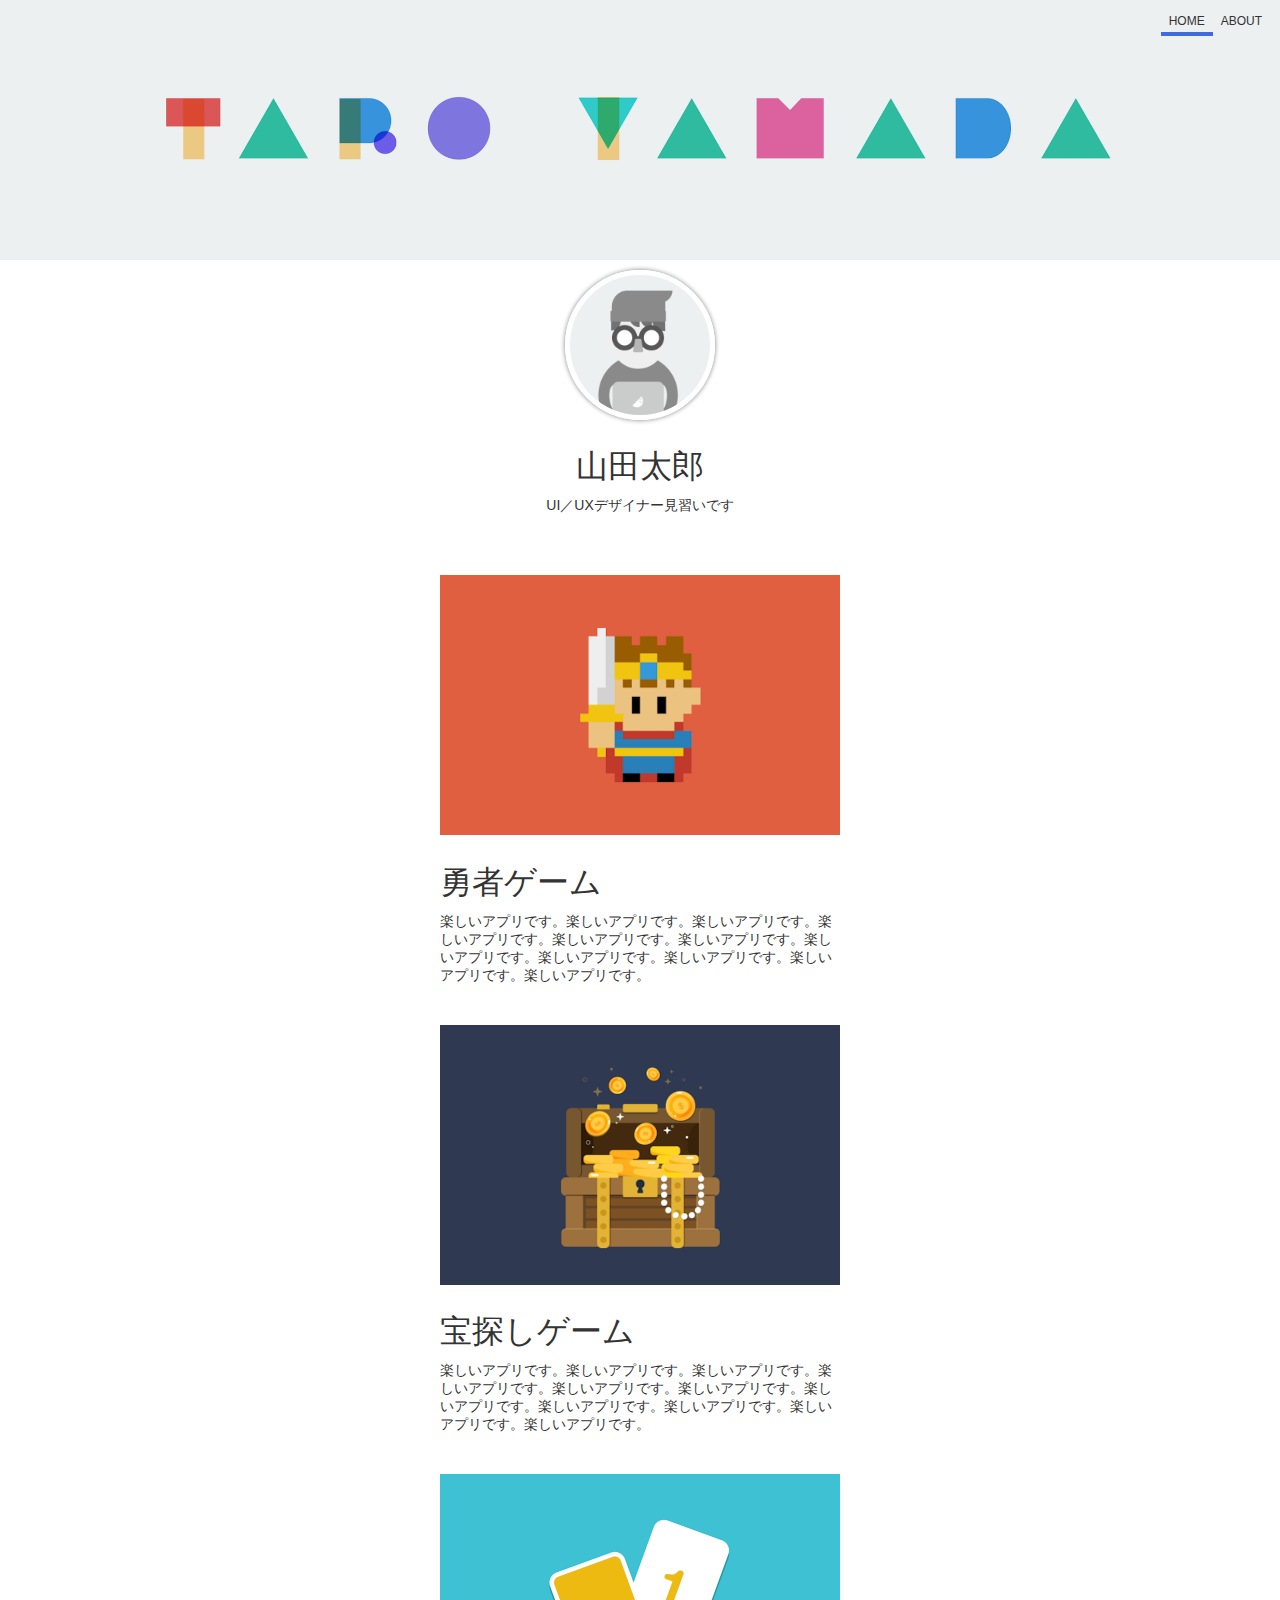
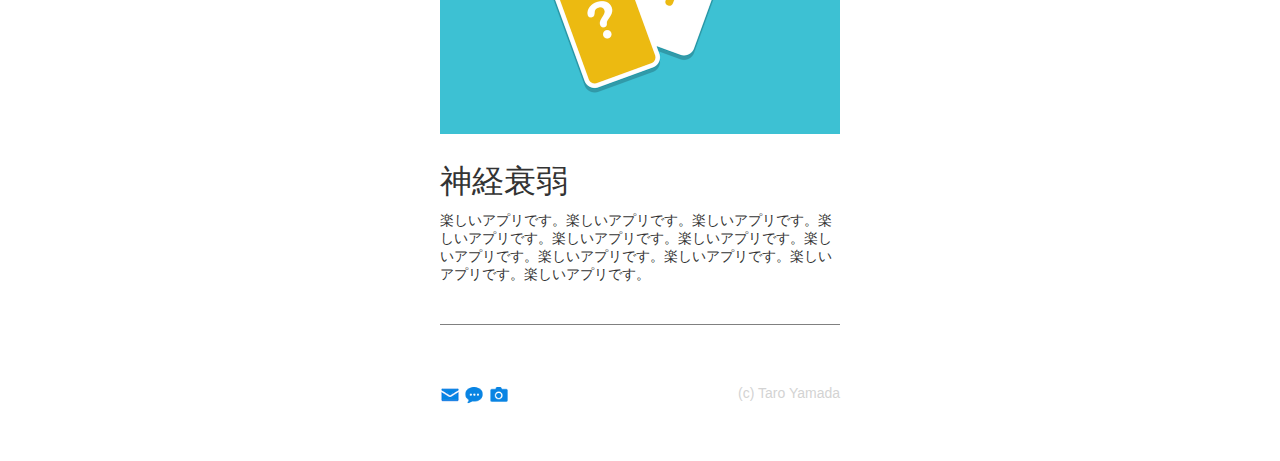
<file: index.html>
<!DOCTYPE html>
<html lang="ja">
<head>
    <meta charset="utf-8">
    <title>太郎のポートフォリオサイト</title>
    <link rel="icon" href="favicon.ico">
    <meta name="description" content="太郎のポートフォリオサイトです。">
    <link rel="stylesheet" href="css/styles.css">
</head>
<body>
    <header>
        <nav>
            <ul>
                <li class="current">
                    <a href="index.html">
                        HOME
                    </a>
                    <a href="about.html">
                        <li>ABOUT</li>
                    </a>
                </li>
            </ul>
        </nav>
    </header>
    <section>
        <img src="img/taro.png" width="140" height="140" alt="太郎のアイコン" class="icon">
        <h1>山田太郎</h1>
        <p>UI／UXデザイナー見習いです</p>
        <div class="works">
            <section>
                <img src="img/work1.png" width="400" height="260" alt="勇者ゲーム">
                <h1>勇者ゲーム</h1>
                <p>楽しいアプリです。楽しいアプリです。楽しいアプリです。楽しいアプリです。楽しいアプリです。楽しいアプリです。楽しいアプリです。楽しいアプリです。楽しいアプリです。楽しいアプリです。楽しいアプリです。</p>
            </section>
            <section>
                <img src="img/work2.png" width="400" height="260" alt="宝探しゲーム">
                <h1>宝探しゲーム</h1>
                <p>楽しいアプリです。楽しいアプリです。楽しいアプリです。楽しいアプリです。楽しいアプリです。楽しいアプリです。楽しいアプリです。楽しいアプリです。楽しいアプリです。楽しいアプリです。楽しいアプリです。</p>
            </section>
            <section>
                <img src="img/work3.png" width="400" height="260" alt="神経衰弱">
                <h1>神経衰弱</h1>
                <p>楽しいアプリです。楽しいアプリです。楽しいアプリです。楽しいアプリです。楽しいアプリです。楽しいアプリです。楽しいアプリです。楽しいアプリです。楽しいアプリです。楽しいアプリです。楽しいアプリです。</p>
            </section>
        </section>
        </div>
<!-- footer -->
<footer>
    <ul>
        <li>
            <a href="">
                <img src="img/mail.png" width="20" height="20" alt="メール送信">
            </a>
        </li>
        <li>
            <a href="https://www.google.co.jp" target="_blank">
                <img src="img/blog.png" width="20" height="20" alt="ブログサイトへ">
            </a>
        </li>
        <li>
            <a href="">
                <img src="img/photos.png" width="20" height="20" alt="写真サイトへ">
            </a>
        </li>
    </ul>
    <p>(c) Taro Yamada</p>
</fotter>
</body>
</html>
</file>
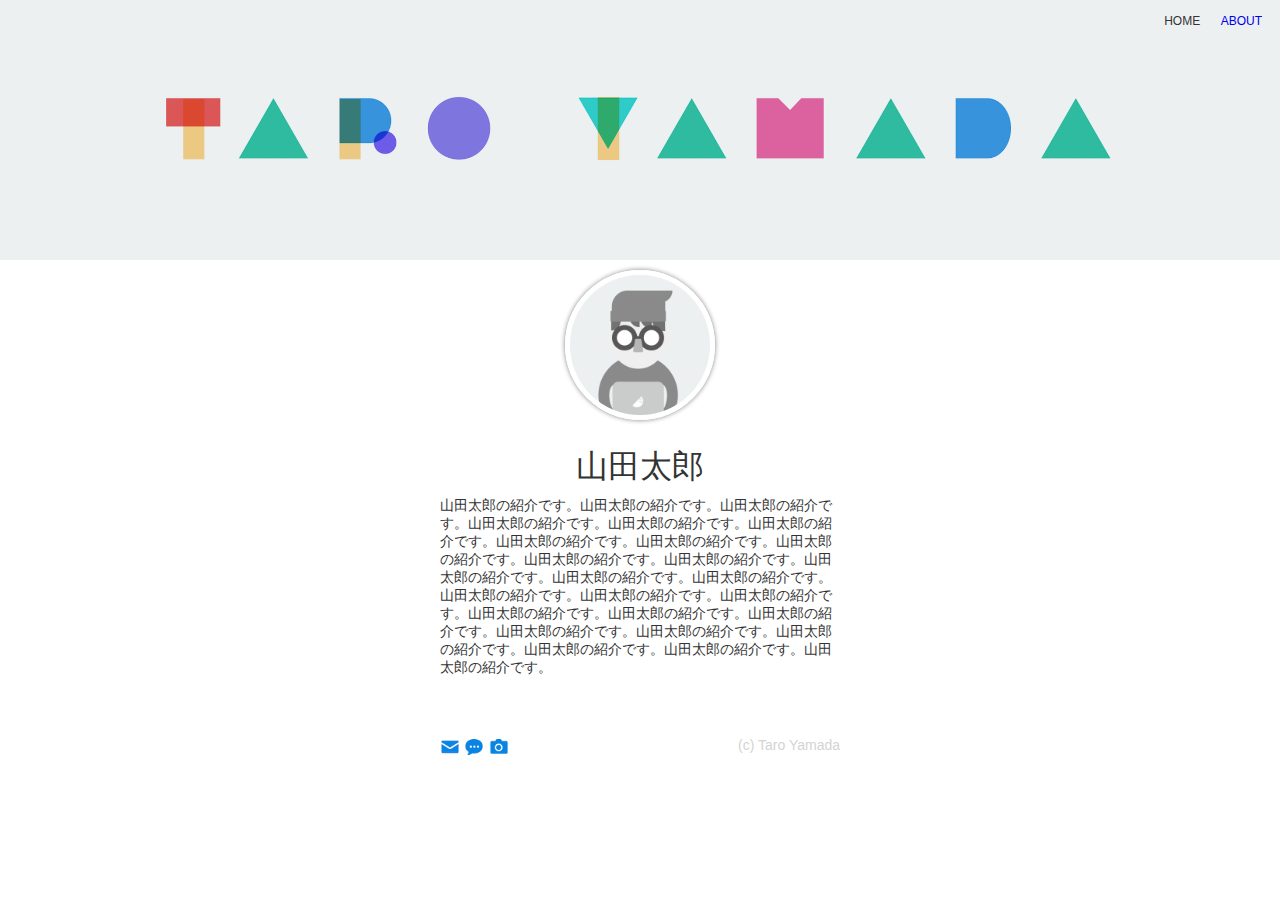
<file: about.html>
<!DOCTYPE html>
<html lang="ja">
<head>
    <meta charset="utf-8">
    <title>山田太郎について</title>
    <link rel="icon" href="favicon.ico">
    <meta name="description" content="山田太郎について">
    <link rel="stylesheet" href="css/styles.css">
</head>
<body>
    <header>
        <nav>
            <ul>
                <li>
                    <a href="index.html">
                        HOME
                    </a>
                </li class="current">
                <a href="about.html">
                    <li>ABOUT</li>
                </a>
            </ul>
        </nav>
    </header>
    <section class="about">
        <img src="img/taro.png" width="140" height="140" alt="太郎のアイコン" class="icon">
        <h1>山田太郎</h1>
        <p>山田太郎の紹介です。山田太郎の紹介です。山田太郎の紹介です。山田太郎の紹介です。山田太郎の紹介です。山田太郎の紹介です。山田太郎の紹介です。山田太郎の紹介です。山田太郎の紹介です。山田太郎の紹介です。山田太郎の紹介です。山田太郎の紹介です。山田太郎の紹介です。山田太郎の紹介です。山田太郎の紹介です。山田太郎の紹介です。山田太郎の紹介です。山田太郎の紹介です。山田太郎の紹介です。山田太郎の紹介です。山田太郎の紹介です。山田太郎の紹介です。山田太郎の紹介です。山田太郎の紹介です。山田太郎の紹介です。山田太郎の紹介です。</p>
    </section>
    <footer>
        <ul>
            <li>
                <a href="">
                    <img src="img/mail.png" width="20" height="20" alt="メール送信">
                </a>
            </li>
            <li>
                <a href="https://www.google.co.jp" target="_blank">
                    <img src="img/blog.png" width="20" height="20" alt="ブログサイトへ">
                </a>
            </li>
            <li>
<a href="">
                <img src="img/photos.png" width="20" height="20" alt="写真サイトへ">
</a>
            </li>
        </ul>
        <p>(c) Taro Yamada</p>
    </fotter>
</body>
</html>
</file>
<file: css/styles.css>
body {
        color:#333;
        font-family: Verdana,sans-serif;
        margin: 0;
    }

    header{
        text-align: right;
        padding: 10px;
        background-image: url(../img/header.png);
        height: 240px;
        background-size: cover;
        background-position: 50% 50%;
        margin-bottom: 10px;
    }

header ul{
    margin: 0;
    list-style-type: none;
    padding-left: 0;
}

header li{
    display: inline-block;
    padding: 4px 8px;
    font-size: 12px;
}

header li>a{
text-decoration: none;
color: inherit;
}

header li>a:hover{
    color: royalblue;
}

.current{
    border-bottom: 4px solid royalblue;
}

section{
    text-align: center;
}

section h1{
    font-weight: normal;
    margin-bottom: 8px;
}

section p{
    margin-top: 0;
    font-size: 14px;
}

.icon{
    border-radius: 50%;
    border: 5px solid white;
    box-shadow:  0 0 5px gray;
}

.works{
    width: 400px;
    margin:60px auto;
    border-bottom:1px solid gray;
}

.works > section {
margin-bottom: 40px;
}

.works h1,.works p{
    text-align: left;
}

footer{
    width: 400px;
    margin: 0 auto 60px;
}

footer ul{
    margin: 0;
    list-style-type: none;
    padding-left: 0;
    float: left;
}

footer li{
    display: inline-block;
}

footer li>a:hover{
    opacity: 0.6;
}

footer p{
    color: lightgray;
    font-size: 14px;
    text-align: right;
}

.about{
    width: 400px;
    margin: 0 auto 60px;
}

.about p{
    text-align: left;
}
</file>
